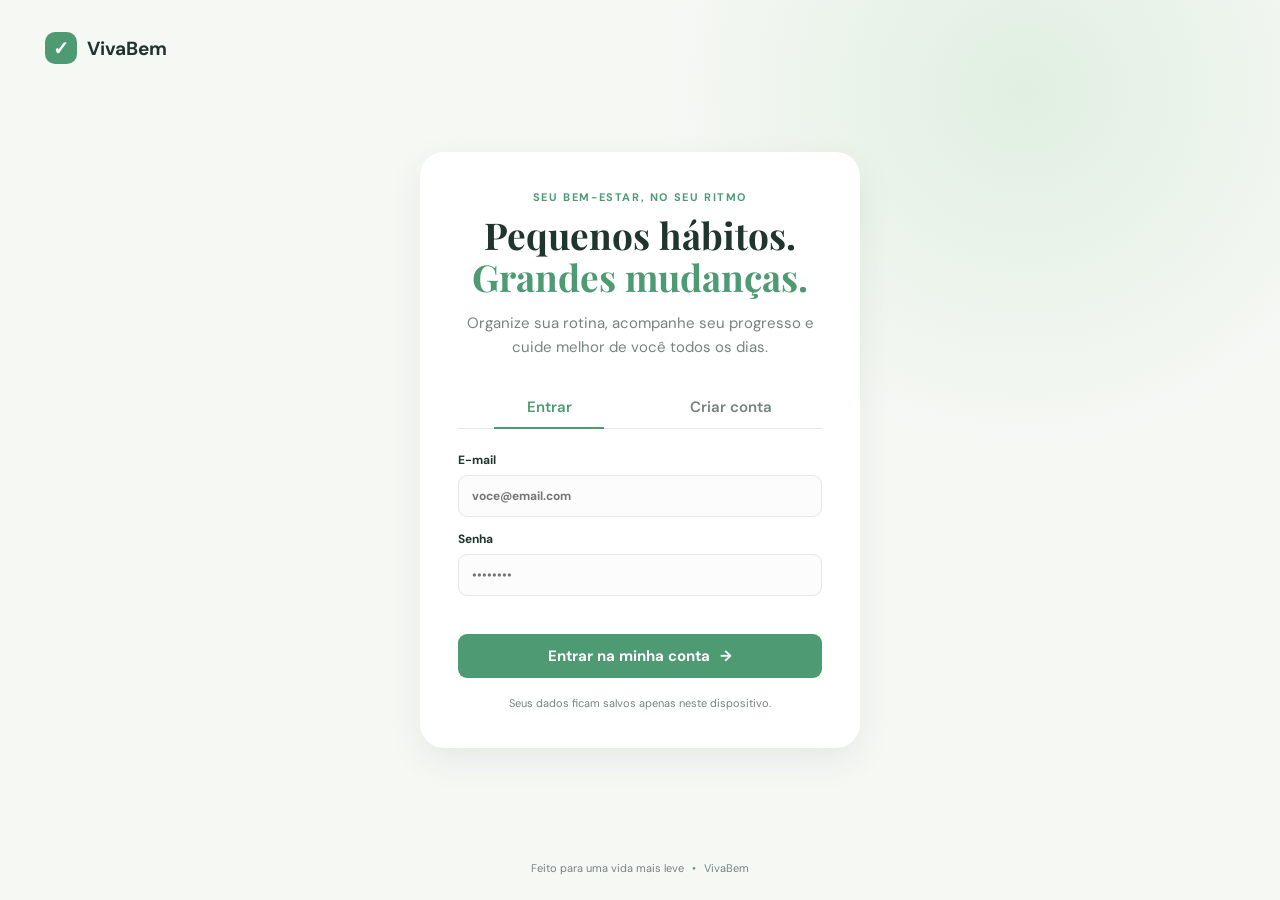
<file: index.html>
<!doctype html>
<html lang="pt-BR">
<head>
  <meta charset="UTF-8">
  <meta name="viewport" content="width=device-width, initial-scale=1.0">
  <meta name="theme-color" content="#f5f7f3">
  <title>VivaBem | Hábitos saudáveis</title>
  <link rel="preconnect" href="https://fonts.googleapis.com">
  <link rel="preconnect" href="https://fonts.gstatic.com" crossorigin>
  <link href="https://fonts.googleapis.com/css2?family=DM+Sans:wght@400;500;600;700&family=Playfair+Display:wght@600;700&display=swap" rel="stylesheet">
  <link rel="stylesheet" href="styles.css">
</head>
<body>
  <div id="authView" class="auth-shell">
    <div class="auth-brand">
      <div class="brand-mark">✓</div>
      <span>VivaBem</span>
    </div>
    <div class="auth-card">
      <div class="auth-copy">
        <p class="eyebrow">Seu bem-estar, no seu ritmo</p>
        <h1>Pequenos hábitos.<br><em>Grandes mudanças.</em></h1>
        <p class="muted">Organize sua rotina, acompanhe seu progresso e cuide melhor de você todos os dias.</p>
      </div>
      <div class="auth-tabs">
        <button class="auth-tab active" data-auth-tab="login">Entrar</button>
        <button class="auth-tab" data-auth-tab="signup">Criar conta</button>
      </div>
      <form id="authForm">
        <label id="nameField" class="field hidden">Nome
          <input id="nameInput" type="text" placeholder="Como podemos te chamar?">
        </label>
        <label class="field">E-mail
          <input id="emailInput" type="email" placeholder="voce@email.com" required>
        </label>
        <label class="field">Senha
          <input id="passwordInput" type="password" placeholder="••••••••" minlength="4" required>
        </label>
        <p id="authError" class="form-error"></p>
        <button class="primary-btn full" type="submit"><span id="authSubmitText">Entrar na minha conta</span><span>→</span></button>
      </form>
      <p class="auth-note">Seus dados ficam salvos apenas neste dispositivo.</p>
    </div>
    <p class="auth-footer">Feito para uma vida mais leve <span>•</span> VivaBem</p>
  </div>

  <div id="appView" class="app-shell hidden">
    <aside class="sidebar">
      <div class="brand">
        <div class="brand-mark">✓</div><span>VivaBem</span>
      </div>
      <nav>
        <button class="nav-item active" data-view="dashboard"><span>⌂</span> Visão geral</button>
        <button class="nav-item" data-view="habits"><span>☑</span> Meus hábitos</button>
        <button class="nav-item" data-view="progress"><span>◔</span> Meu progresso</button>
        <button class="nav-item" data-view="goals"><span>◎</span> Metas</button>
        <button class="nav-item" data-view="reminders"><span>◷</span> Lembretes</button>
        <button class="nav-item" data-view="challenges"><span>♛</span> Desafios</button>
      </nav>
      <div class="sidebar-bottom">
        <div class="quote">“Cuidar de si é um ato de amor.”</div>
        <button id="logoutBtn" class="logout">↪ <span>Sair da conta</span></button>
      </div>
    </aside>
    <main class="main-content">
      <header class="topbar">
        <button id="mobileMenu" class="mobile-menu">☰</button>
        <div>
          <p class="date-label" id="todayLabel"></p>
          <h2 id="pageTitle">Bom dia, <span class="user-name">você</span> <span class="wave">✦</span></h2>
        </div>
        <div class="top-actions">
          <button id="notificationBtn" class="icon-btn" title="Notificações">♧<span id="notificationDot" class="notification-dot"></span></button>
          <div class="avatar" id="avatar">V</div>
        </div>
      </header>

      <section id="dashboardView" class="view active-view">
        <div class="welcome-banner">
          <div><p class="eyebrow" id="welcomeDate"></p><h1>Um dia de cada vez.</h1><p>Você está construindo uma versão mais saudável de si.</p></div>
          <div class="banner-art"><span>☼</span><i></i><b></b></div>
        </div>
        <div class="section-heading"><div><h3>Seu dia</h3><p id="daySummary">0 de 0 hábitos concluídos</p></div><button class="text-btn" data-view-target="habits">Ver todos <span>→</span></button></div>
        <div id="habitGrid" class="habit-grid"></div>
        <div class="dashboard-columns">
          <div class="panel progress-panel"><div class="panel-heading"><div><h3>Seu progresso</h3><p>Últimos 7 dias</p></div><button class="text-btn" data-view-target="progress">Detalhes →</button></div><div class="chart-wrap"><div id="miniChart" class="bar-chart"></div><div class="chart-days" id="chartDays"></div></div></div>
          <div class="panel streak-panel"><div class="panel-heading"><div><h3>Constância</h3><p>Sua sequência atual</p></div><span class="flame">♨</span></div><div class="streak-number"><strong id="streakNumber">0</strong><span>dias</span></div><div class="streak-line"><span></span></div><p class="streak-message" id="streakMessage">Complete um hábito para começar!</p></div>
        </div>
      </section>

      <section id="habitsView" class="view">
        <div class="page-intro"><div><p class="eyebrow">Rotina saudável</p><h1>Meus hábitos</h1><p>Escolha ações que fazem bem para você.</p></div><button id="addHabitBtn" class="primary-btn">+ Novo hábito</button></div>
        <div id="allHabitsList" class="all-habits-list"></div>
      </section>
      <section id="progressView" class="view">
        <div class="page-intro"><div><p class="eyebrow">Acompanhe sua evolução</p><h1>Meu progresso</h1><p>Veja como sua constância está crescendo.</p></div><select id="progressRange" class="select-input"><option value="7">Últimos 7 dias</option><option value="14">Últimos 14 dias</option><option value="30">Últimos 30 dias</option></select></div>
        <div class="stats-grid"><div class="stat-card"><span>Taxa de conclusão</span><strong id="completionRate">0%</strong><small>neste período</small></div><div class="stat-card"><span>Total concluído</span><strong id="totalCompleted">0</strong><small>tarefas realizadas</small></div><div class="stat-card"><span>Melhor sequência</span><strong id="bestStreak">0 dias</strong><small>continue assim!</small></div></div>
        <div class="panel large-chart-panel"><div class="panel-heading"><div><h3>Atividade diária</h3><p>Hábitos concluídos por dia</p></div></div><div id="largeChart" class="large-chart"></div></div>
      </section>
      <section id="goalsView" class="view">
        <div class="page-intro"><div><p class="eyebrow">Intenção e foco</p><h1>Metas por hábito</h1><p>Defina objetivos realistas para manter a motivação.</p></div></div>
        <div id="goalsList" class="goals-list"></div>
      </section>
      <section id="remindersView" class="view">
        <div class="page-intro"><div><p class="eyebrow">Não deixe passar</p><h1>Lembretes</h1><p>Escolha quando quer ser lembrado de cuidar de si.</p></div><button id="permissionBtn" class="secondary-btn">Ativar notificações</button></div>
        <div id="remindersList" class="reminders-list"></div>
        <div class="tip-box"><span>✦</span><div><strong>Dica do VivaBem</strong><p>Comece com poucos hábitos. A consistência é mais importante do que a quantidade.</p></div></div>
      </section>
      <section id="challengesView" class="view">
        <div class="page-intro"><div><p class="eyebrow">Motivação em grupo</p><h1>Desafios entre amigos</h1><p>Crie uma meta coletiva, convide amigos e acompanhe o ranking.</p></div><button id="addChallengeBtn" class="primary-btn">+ Novo desafio</button></div>
        <div id="challengesList" class="challenges-list"></div>
      </section>
    </main>
  </div>
  <div id="toast" class="toast"></div>
  <div id="modal" class="modal-backdrop hidden"><div class="modal"><button class="modal-close" id="modalClose">×</button><p class="eyebrow">Personalize sua rotina</p><h2>Novo hábito</h2><form id="habitForm"><label class="field">Nome do hábito<input id="habitName" required placeholder="Ex.: Ler por 20 minutos"></label><label class="field">Ícone<select id="habitIcon"><option>◉</option><option>💧</option><option>☀</option><option>♡</option><option>♨</option><option>✦</option><option>◌</option></select></label><label class="field">Meta semanal<input id="habitGoal" type="number" min="1" max="7" value="5" required></label><label class="field">Horário do lembrete<input id="habitTime" type="time" value="08:00"></label><button class="primary-btn full" type="submit">Adicionar hábito</button></form></div></div>
  <div id="challengeModal" class="modal-backdrop hidden"><div class="modal"><button class="modal-close" id="challengeModalClose">×</button><p class="eyebrow">Desafio entre amigos</p><h2>Criar desafio</h2><form id="challengeForm"><label class="field">Nome do desafio<input id="challengeName" required placeholder="Ex.: Semana da hidratação"></label><label class="field">Hábito do desafio<input id="challengeHabit" required placeholder="Ex.: Beber água"></label><div class="field"><span>Convidar participantes</span><div id="challengeFriendsList" class="challenge-friends-list"><div class="challenge-friend-input"><input class="challenge-friend" required placeholder="Nome do amigo"><button class="small-btn" type="button" data-remove-friend aria-label="Remover participante">×</button></div></div><button id="addFriendBtn" class="text-btn add-friend-btn" type="button">+ Adicionar outro participante</button></div><label class="field">Meta de dias<input id="challengeGoal" type="number" min="1" max="30" value="7" required></label><button class="primary-btn full" type="submit">Criar e convidar</button></form></div></div>
  <script src="app.js"></script>
</body>
</html>
</file>
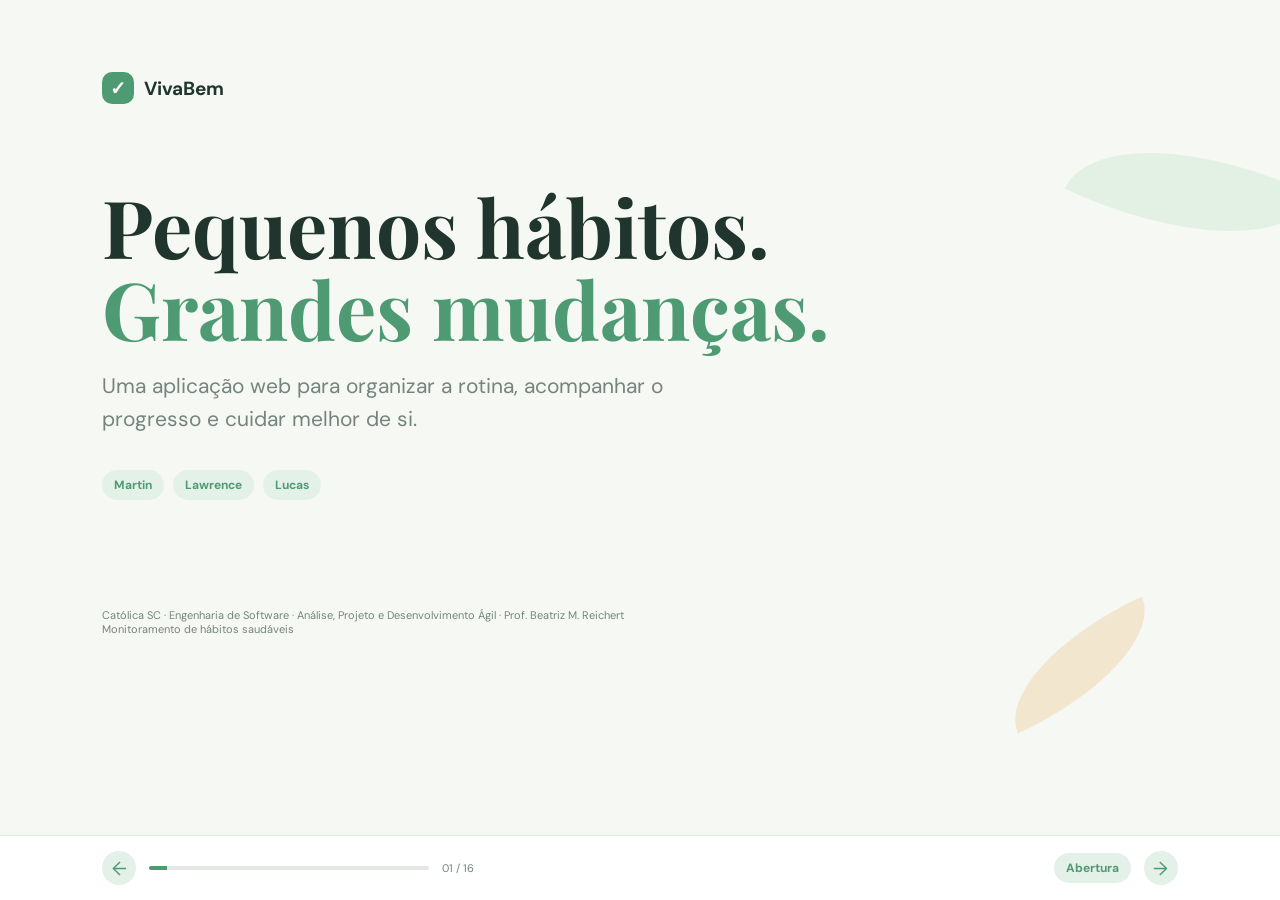
<file: Apresentacao/index.html>
<!doctype html>
<html lang="pt-BR">
<head>
  <meta charset="UTF-8">
  <meta name="viewport" content="width=device-width, initial-scale=1.0">
  <meta name="theme-color" content="#f6f8f4">
  <title>VivaBem | Apresentação final</title>
  <link rel="preconnect" href="https://fonts.googleapis.com">
  <link rel="preconnect" href="https://fonts.gstatic.com" crossorigin>
  <link href="https://fonts.googleapis.com/css2?family=DM+Sans:wght@400;500;600;700&family=Playfair+Display:wght@600;700&display=swap" rel="stylesheet">
  <link rel="stylesheet" href="styles.css">
</head>
<body>
  <main class="deck" aria-live="polite">
    <section class="slide active" data-speaker="Martin" data-title="Abertura">
      <div class="leaf leaf-one"></div><div class="leaf leaf-two"></div>
      <div class="slide-inner hero">
        <div class="brand"><span class="brand-mark">✓</span> VivaBem</div>
        <h1>Pequenos hábitos.<br><em>Grandes mudanças.</em></h1>
        <p class="lead">Uma aplicação web para organizar a rotina, acompanhar o progresso e cuidar melhor de si.</p>
        <div class="presenters"><span>Martin</span><span>Lawrence</span><span>Lucas</span></div>
        <p class="hint">Católica SC · Engenharia de Software · Análise, Projeto e Desenvolvimento Ágil · Prof. Beatriz M. Reichert<br> Monitoramento de hábitos saudáveis</p>
      </div>
    </section>

    <section class="slide" data-speaker="Martin" data-title="Proposta">
      <div class="slide-inner">
        <p class="eyebrow">02 · proposta</p>
        <h2>Uma rotina mais leve</h2>
        <p class="subtitle">O usuário encontra em um só lugar as ações que quer praticar e o retorno que está construindo.</p>
        <div class="feature-grid">
          <article><span class="feature-icon">☑</span><strong>Hábitos personalizados</strong><p>Cadastre nome, ícone, meta semanal e horário.</p></article>
          <article><span class="feature-icon">◔</span><strong>Progresso visível</strong><p>Gráficos, taxa de conclusão e sequência de dias.</p></article>
          <article><span class="feature-icon">◷</span><strong>Lembretes</strong><p>Configure horários e ative notificações do navegador.</p></article>
          <article><span class="feature-icon">◎</span><strong>Metas realistas</strong><p>Acompanhe quanto falta para alcançar cada objetivo.</p></article>
        </div>
        <p class="speaker-note"><strong>Martin:</strong> destacar que o foco é consistência, não quantidade.</p>
      </div>
    </section>

    <section class="slide" data-speaker="Martin" data-title="Conceitos aplicados">
      <div class="slide-inner">
        <p class="eyebrow">03 · conceitos aprendidos</p>
        <h2>Da teoria para o protótipo</h2>
        <p class="subtitle">Selecionamos conceitos estudados em aula e aplicamos cada um deles em uma decisão concreta do VivaBem.</p>
        <div class="concept-grid">
          <article><span>01</span><strong>Design Thinking</strong><p>Partimos da necessidade de uma rotina mais simples e visual para definir a solução.</p></article>
          <article><span>02</span><strong>Métodos ágeis e usabilidade</strong><p>Organizamos o fluxo em telas objetivas, com navegação clara e feedback ao usuário.</p></article>
          <article><span>03</span><strong>Metodologia Kanban</strong><p>Usamos um quadro com backlog, sprints, responsáveis e status das atividades.</p></article>
          <article><span>04</span><strong>Métricas ágeis</strong><p>Acompanhamos progresso, atividades concluídas e evolução do trabalho.</p></article>
        </div>
        <p class="speaker-note"><strong>Martin:</strong> mostrar que os conceitos não ficaram apenas na teoria: eles orientaram decisões do projeto.</p>
      </div>
    </section>

    <section class="slide" data-speaker="Lawrence" data-title="Login">
      <div class="slide-inner">
        <p class="eyebrow">04 · protótipo</p>
        <h2>Cadastro e login</h2>
        <div class="single-screen"><img src="sistema-1.png" alt="Tela de cadastro e login do VivaBem"></div>
        <p class="screen-explanation"><strong>O que esta página faz:</strong> é a porta de entrada do sistema. O usuário pode informar e-mail e senha para entrar ou escolher “Criar conta” para começar uma nova rotina. Depois do acesso, seus hábitos e seu progresso ficam associados ao perfil.</p>
      </div>
    </section>

    <section class="slide" data-speaker="Lawrence" data-title="Visão geral">
      <div class="slide-inner">
        <p class="eyebrow">05 · protótipo</p>
        <h2>Visão geral do dia</h2>
        <div class="single-screen"><img src="sistema-2.png" alt="Tela de visão geral do dia do VivaBem"></div>
        <p class="screen-explanation"><strong>O que esta página faz:</strong> reúne o resumo da rotina em um único painel. O usuário vê os hábitos cadastrados, marca uma tarefa como concluída, acompanha a constância e acessa rapidamente as outras áreas do sistema.</p>
      </div>
    </section>

    <section class="slide" data-speaker="Lawrence" data-title="Meus hábitos">
      <div class="slide-inner">
        <p class="eyebrow">06 · protótipo</p>
        <h2>Meus hábitos</h2>
        <div class="single-screen"><img src="sistema-3.png" alt="Tela de meus hábitos do VivaBem"></div>
        <p class="screen-explanation"><strong>O que esta página faz:</strong> permite criar e organizar hábitos como beber água, caminhar e dormir bem. Também mostra a meta semanal e o horário do lembrete, além das ações para concluir ou excluir cada hábito.</p>
      </div>
    </section>

    <section class="slide" data-speaker="Lawrence" data-title="Meu progresso">
      <div class="slide-inner">
        <p class="eyebrow">07 · protótipo</p>
        <h2>Meu progresso</h2>
        <div class="single-screen"><img src="sistema-4.png" alt="Tela de progresso do VivaBem"></div>
        <p class="screen-explanation"><strong>O que esta página faz:</strong> transforma os registros diários em indicadores visuais. A tela apresenta a taxa de conclusão, o total de tarefas realizadas, a melhor sequência e o gráfico da atividade por dia.</p>
      </div>
    </section>

    <section class="slide" data-speaker="Lawrence" data-title="Metas">
      <div class="slide-inner">
        <p class="eyebrow">08 · protótipo</p>
        <h2>Metas por hábito</h2>
        <div class="single-screen"><img src="sistema-5.png" alt="Tela de metas por hábito do VivaBem"></div>
        <p class="screen-explanation"><strong>O que esta página faz:</strong> mostra o objetivo semanal de cada hábito e quanto já foi realizado. As barras de progresso ajudam o usuário a entender o que falta para alcançar cada meta.</p>
      </div>
    </section>

    <section class="slide" data-speaker="Lawrence" data-title="Lembretes">
      <div class="slide-inner">
        <p class="eyebrow">09 · protótipo</p>
        <h2>Lembretes</h2>
        <div class="single-screen"><img src="sistema-6.png" alt="Tela de lembretes do VivaBem"></div>
        <p class="screen-explanation"><strong>O que esta página faz:</strong> permite definir horários para receber lembretes de cada hábito e ativar as notificações do navegador. Assim, o sistema ajuda o usuário a manter a rotina ao longo do dia.</p>
      </div>
    </section>

    <section class="slide" data-speaker="Lawrence" data-title="Desafios entre amigos">
      <div class="slide-inner">
        <p class="eyebrow">10 · novo requisito</p>
        <h2>Desafios entre amigos</h2>
        <p class="subtitle">O VivaBem também transforma os hábitos em uma experiência colaborativa e motivadora.</p>
        <div class="feature-grid">
          <article><span class="feature-icon">＋</span><strong>Criar desafios</strong><p>Defina o nome, o hábito e a meta de dias do desafio.</p></article>
          <article><span class="feature-icon">♧</span><strong>Convidar amigos</strong><p>Inclua vários participantes para acompanhar a mesma meta.</p></article>
          <article><span class="feature-icon">✓</span><strong>Registrar hábitos</strong><p>Marque diariamente o progresso realizado no desafio.</p></article>
          <article><span class="feature-icon">♛</span><strong>Ranking e progresso</strong><p>Compare a evolução dos participantes em um ranking.</p></article>
        </div>
        <p class="speaker-note"><strong>Fala sugerida:</strong> “Para atender ao novo requisito, adicionamos desafios entre amigos. O usuário cria uma meta, convida participantes, registra os dias concluídos e acompanha o ranking.”</p>
      </div>
    </section>

    <section class="slide" data-speaker="Lawrence" data-title="Criar um desafio">
      <div class="slide-inner">
        <p class="eyebrow">11 · novo requisito</p>
        <h2>Criar um desafio</h2>
        <div class="single-screen"><img src="sistema-8.png" alt="Tela de criação de desafio entre amigos do VivaBem"></div>
        <p class="screen-explanation"><strong>O que esta página faz:</strong> permite definir o nome do desafio, escolher o hábito acompanhado, adicionar vários amigos e estabelecer a meta de dias. Ao confirmar, o desafio é criado e todos os participantes recebem o convite.</p>
        <p class="speaker-note"><strong>Fala sugerida:</strong> “Nesta tela o usuário configura o desafio e pode adicionar vários amigos. Assim, o novo requisito começa com uma meta clara e todos os participantes são definidos.”</p>
      </div>
    </section>

    <section class="slide" data-speaker="Lawrence" data-title="Ranking dos desafios">
      <div class="slide-inner">
        <p class="eyebrow">12 · novo requisito</p>
        <h2>Ranking dos desafios</h2>
        <div class="single-screen"><img src="sistema-7.png" alt="Tela de ranking dos desafios entre amigos do VivaBem"></div>
        <p class="screen-explanation"><strong>O que esta página faz:</strong> apresenta a classificação dos participantes com base nos dias de hábitos registrados. O usuário acompanha sua posição, visualiza o progresso de cada amigo e entende quem está mais próximo de alcançar a meta do desafio.</p>
        <p class="speaker-note"><strong>Fala sugerida:</strong> “Nesta tela mostramos o resultado do novo requisito: o ranking compara o progresso dos participantes e transforma o acompanhamento dos hábitos em uma experiência colaborativa.”</p>
      </div>
    </section>

    <section class="slide" data-speaker="Lucas" data-title="Cronograma">
      <div class="slide-inner">
        <p class="eyebrow">13 · planejamento</p>
        <h2>Nosso cronograma em sprints</h2>
        <p class="subtitle">O quadro Kanban organizou as entregas por prioridade, responsável e período.</p>
        <figure class="evidence-figure"><img class="evidence-image schedule-image" src="cronograma.jpeg" alt="Print do cronograma Kanban do projeto VivaBem"><figcaption><strong>Resumo:</strong> começamos refinando requisitos, depois passamos pela descoberta, construção e validação, até documentar e preparar a apresentação.</figcaption></figure>
        <p class="speaker-note"><strong>Lucas — fala sugerida:</strong> “Nosso cronograma foi organizado em um quadro Kanban. Primeiro, refinamos os requisitos e os casos de uso no backlog. Na Sprint 1, fizemos a descoberta, estruturando a autenticação e os dados dos hábitos. Na Sprint 2, construímos o cadastro de hábitos e o dashboard. Na Sprint 3, validamos o progresso, as metas, os lembretes e os fluxos do sistema. Por fim, documentamos o projeto e preparamos a apresentação.”</p>
      </div>
    </section>

    <section class="slide" data-speaker="Lucas" data-title="Diagrama de casos de uso">
      <div class="slide-inner">
        <p class="eyebrow">14 · UML 1</p>
        <h2>Diagrama de casos de uso</h2>
        <p class="subtitle">Mapeamos as ações do usuário e a integração com o serviço de notificações.</p>
        <figure class="evidence-figure"><img class="evidence-image use-case-image" src="diagrama-casos-de-uso.jpeg" alt="Print do diagrama UML de casos de uso do VivaBem"><figcaption><strong>Resumo:</strong> mostra as ações do usuário, como login, cadastro, conclusão, metas e lembretes, incluindo a integração com notificações.</figcaption></figure>
      </div>
    </section>

    <section class="slide" data-speaker="Lucas" data-title="Diagrama de sequência">
      <div class="slide-inner">
        <p class="eyebrow">15 · UML 2</p>
        <h2>Diagrama de sequência</h2>
        <p class="subtitle">Fluxo de marcar um hábito como concluído, do clique até a atualização do progresso.</p>
        <figure class="evidence-figure"><svg viewBox="0 0 1000 420" xmlns="http://www.w3.org/2000/svg" role="img" aria-label="Diagrama de sequência: marcar hábito como concluído" style="width:100%;height:auto;max-height:52vh;font-family:DM Sans,sans-serif"><defs><marker id="ar" markerWidth="10" markerHeight="8" refX="9" refY="4" orient="auto"><path d="M0,0 L10,4 L0,8 z" fill="#1f3a2f"/></marker></defs><rect x="20" y="10" width="160" height="40" rx="8" fill="#e4f1e8" stroke="#4e9a73"/><text x="100" y="35" text-anchor="middle" font-size="15" font-weight="600" fill="#1f3a2f">Usuário</text><line x1="100" y1="50" x2="100" y2="400" stroke="#9db8a8" stroke-dasharray="5 5"/><rect x="220" y="10" width="160" height="40" rx="8" fill="#e4f1e8" stroke="#4e9a73"/><text x="300" y="35" text-anchor="middle" font-size="15" font-weight="600" fill="#1f3a2f">Interface</text><line x1="300" y1="50" x2="300" y2="400" stroke="#9db8a8" stroke-dasharray="5 5"/><rect x="420" y="10" width="160" height="40" rx="8" fill="#e4f1e8" stroke="#4e9a73"/><text x="500" y="35" text-anchor="middle" font-size="15" font-weight="600" fill="#1f3a2f">ConclusaoDiaria</text><line x1="500" y1="50" x2="500" y2="400" stroke="#9db8a8" stroke-dasharray="5 5"/><rect x="620" y="10" width="160" height="40" rx="8" fill="#e4f1e8" stroke="#4e9a73"/><text x="700" y="35" text-anchor="middle" font-size="15" font-weight="600" fill="#1f3a2f">PersistenciaLocal</text><line x1="700" y1="50" x2="700" y2="400" stroke="#9db8a8" stroke-dasharray="5 5"/><rect x="820" y="10" width="160" height="40" rx="8" fill="#e4f1e8" stroke="#4e9a73"/><text x="900" y="35" text-anchor="middle" font-size="15" font-weight="600" fill="#1f3a2f">Progresso</text><line x1="900" y1="50" x2="900" y2="400" stroke="#9db8a8" stroke-dasharray="5 5"/><line x1="106" y1="90" x2="294" y2="90" stroke="#1f3a2f" stroke-width="1.6"  marker-end="url(#ar)"/><text x="200.0" y="82" text-anchor="middle" font-size="13" fill="#1f3a2f">1. clica em "Concluir"</text><line x1="306" y1="130" x2="494" y2="130" stroke="#1f3a2f" stroke-width="1.6"  marker-end="url(#ar)"/><text x="400.0" y="122" text-anchor="middle" font-size="13" fill="#1f3a2f">2. marcarComoConcluida()</text><line x1="506" y1="170" x2="694" y2="170" stroke="#1f3a2f" stroke-width="1.6"  marker-end="url(#ar)"/><text x="600.0" y="162" text-anchor="middle" font-size="13" fill="#1f3a2f">3. salvar()</text><line x1="694" y1="210" x2="506" y2="210" stroke="#1f3a2f" stroke-width="1.6" stroke-dasharray="6 4" marker-end="url(#ar)"/><text x="600.0" y="202" text-anchor="middle" font-size="13" fill="#1f3a2f">4. dados gravados</text><line x1="306" y1="260" x2="894" y2="260" stroke="#1f3a2f" stroke-width="1.6"  marker-end="url(#ar)"/><text x="600.0" y="252" text-anchor="middle" font-size="13" fill="#1f3a2f">5. calcularTaxa() / calcularSequencia()</text><line x1="894" y1="300" x2="306" y2="300" stroke="#1f3a2f" stroke-width="1.6" stroke-dasharray="6 4" marker-end="url(#ar)"/><text x="600.0" y="292" text-anchor="middle" font-size="13" fill="#1f3a2f">6. totais atualizados</text><line x1="294" y1="350" x2="106" y2="350" stroke="#1f3a2f" stroke-width="1.6" stroke-dasharray="6 4" marker-end="url(#ar)"/><text x="200.0" y="342" text-anchor="middle" font-size="13" fill="#1f3a2f">7. atualiza hábito, meta e gráfico</text></svg><figcaption><strong>Resumo:</strong> mostra a troca de mensagens entre usuário, interface, conclusão diária, persistência local (navegador) e progresso.</figcaption></figure>
      </div>
    </section>

    <section class="slide" data-speaker="Lucas" data-title="Encerramento">
      <div class="slide-inner closing">
        <p class="eyebrow">16 · conclusão</p>
        <h2>O próximo hábito começa agora.</h2>
        <p class="lead">O VivaBem transforma intenção em acompanhamento: planejar, praticar e perceber a evolução.</p>
        <div class="takeaways"><span><b>✓</b> simples de usar</span><span><b>✓</b> foco na constância</span><span><b>✓</b> evolução visível</span></div>
        <div class="thanks">Obrigado!<small>Perguntas?</small></div>
        <p class="speaker-note"><strong>Lucas:</strong> concluir em 30 segundos e abrir para perguntas.</p>
              </div>
    </section>
  </main>
  <footer class="controls">
    <button id="prev" type="button" aria-label="Slide anterior">←</button>
    <div class="progress"><span id="progressBar"></span></div>
    <span id="counter">01 / 16</span><span class="speaker" id="speaker"></span>
    <button id="next" type="button" aria-label="Próximo slide">→</button>
  </footer>
  <script src="app.js"></script>
</body>
</html>
</file>
<file: styles.css>
:root{--ink:#20352d;--muted:#75847e;--cream:#f6f8f4;--white:#fff;--green:#4e9b73;--light-green:#e4f1e8;--orange:#e99a5c;--line:#e4e9e5;--shadow:0 12px 35px rgba(38,70,53,.08)}*{box-sizing:border-box}body{margin:0;background:var(--cream);color:var(--ink);font:15px "DM Sans",sans-serif}button,input,select{font:inherit}button{cursor:pointer;border:0;color:inherit}h1,h2,h3,p{margin:0}h1,h2{font-family:"Playfair Display",serif}.hidden{display:none!important}.auth-shell{min-height:100vh;display:grid;place-items:center;padding:30px;background:radial-gradient(circle at 80% 10%,#e0efe2 0,transparent 28%),var(--cream)}.auth-brand{position:absolute;top:32px;left:45px;display:flex;align-items:center;gap:10px;font-size:19px;font-weight:700}.brand-mark{background:var(--green);color:white;width:32px;height:32px;border-radius:10px;display:grid;place-items:center;font-weight:700}.auth-card{width:min(440px,100%);background:var(--white);border-radius:24px;padding:38px;box-shadow:var(--shadow)}.auth-copy{text-align:center;margin-bottom:27px}.eyebrow{color:var(--green);text-transform:uppercase;letter-spacing:1.6px;font-size:11px;font-weight:700;margin-bottom:10px}.auth-copy h1{font-size:37px;line-height:1.12;margin-bottom:14px}.auth-copy em{color:var(--green);font-style:normal}.muted{color:var(--muted);line-height:1.6}.auth-tabs{display:flex;border-bottom:1px solid var(--line);margin-bottom:23px}.auth-tab{background:none;color:var(--muted);padding:11px 20px;flex:1;font-weight:600;position:relative}.auth-tab.active{color:var(--green)}.auth-tab.active:after{content:"";height:2px;background:var(--green);position:absolute;bottom:-1px;left:20%;right:20%}.field{display:flex;flex-direction:column;gap:7px;font-size:12px;font-weight:700;color:var(--ink);margin:14px 0}.field input,.field select,.select-input{border:1px solid var(--line);border-radius:9px;padding:12px 13px;outline:none;color:var(--ink);background:#fbfcfb}.field input:focus,.field select:focus{border-color:var(--green);box-shadow:0 0 0 3px #e4f1e8}.primary-btn,.secondary-btn{background:var(--green);color:#fff;border-radius:9px;padding:12px 18px;font-weight:700;display:inline-flex;gap:10px;align-items:center;justify-content:center}.primary-btn:hover{background:#408762}.secondary-btn{background:var(--light-green);color:var(--green)}.full{width:100%;margin-top:7px}.form-error{font-size:12px;color:#c45c4d;min-height:17px}.auth-note,.auth-footer{color:var(--muted);font-size:11px;text-align:center;margin-top:18px}.auth-footer{position:absolute;bottom:25px}.auth-footer span{color:var(--green);padding:0 5px}.app-shell{display:flex;min-height:100vh}.sidebar{width:245px;background:#fff;display:flex;flex-direction:column;padding:31px 20px;border-right:1px solid var(--line);flex-shrink:0}.brand{display:flex;align-items:center;gap:10px;font-size:19px;font-weight:700;padding:0 15px 55px}.sidebar nav{display:grid;gap:7px}.nav-item{background:none;color:var(--muted);text-align:left;padding:13px 15px;border-radius:9px;display:flex;gap:13px;align-items:center;font-size:14px}.nav-item span{font-size:18px;width:20px;text-align:center}.nav-item.active,.nav-item:hover{background:var(--light-green);color:var(--green);font-weight:700}.sidebar-bottom{margin-top:auto}.quote{background:#f9f5ed;color:#9b846c;padding:16px;border-radius:12px;font-family:"Playfair Display",serif;line-height:1.4;font-size:13px;margin:0 5px 25px}.logout{color:var(--muted);background:none;padding:10px 15px;display:flex;gap:13px;font-size:13px}.main-content{max-width:1220px;width:100%;padding:35px 5%;margin:0 auto}.topbar{display:flex;justify-content:space-between;align-items:center;margin-bottom:35px}.date-label{color:var(--muted);font-size:11px;text-transform:uppercase;letter-spacing:1px;margin-bottom:7px}.topbar h2{font-size:26px}.user-name{color:var(--green)}.wave{color:var(--orange);font-family:"DM Sans"}.top-actions{display:flex;align-items:center;gap:15px}.icon-btn{background:#fff;width:38px;height:38px;border-radius:50%;font-size:19px;position:relative}.notification-dot{position:absolute;background:var(--orange);width:6px;height:6px;border-radius:50%;right:8px;top:7px}.avatar{background:#d6e8d9;color:var(--green);display:grid;place-items:center;width:39px;height:39px;border-radius:50%;font-weight:700}.view{display:none}.view.active-view{display:block}.welcome-banner{background:#dceee0;border-radius:19px;padding:27px 32px;display:flex;justify-content:space-between;align-items:center;overflow:hidden;margin-bottom:34px}.welcome-banner h1{font-size:29px;margin-bottom:6px}.welcome-banner p:not(.eyebrow){color:#65806e}.banner-art{width:145px;height:110px;position:relative}.banner-art span{font-size:75px;color:#eebd6f;position:absolute;right:25px;top:3px}.banner-art i,.banner-art b{position:absolute;background:#89b996;border-radius:100% 0 100% 0;width:58px;height:25px;bottom:16px;left:15px;transform:rotate(-25deg)}.banner-art b{left:73px;transform:rotate(25deg);background:#6ea97e}.section-heading,.panel-heading{display:flex;justify-content:space-between;align-items:start}.section-heading{margin-bottom:17px}.section-heading h3,.panel-heading h3{font-size:17px}.section-heading p,.panel-heading p{color:var(--muted);font-size:12px;margin-top:5px}.text-btn{background:none;color:var(--green);font-size:12px;font-weight:700}.habit-grid{display:grid;grid-template-columns:repeat(4,1fr);gap:13px;margin-bottom:35px}.habit-card{background:#fff;border-radius:13px;padding:18px 17px;min-height:153px;box-shadow:0 4px 15px rgba(38,70,53,.025);border:1px solid transparent;display:flex;flex-direction:column;justify-content:space-between}.habit-card.done{border-color:#b9ddc3;background:#fbfffb}.habit-icon{font-size:25px;color:var(--green);width:42px;height:42px;border-radius:12px;background:var(--light-green);display:grid;place-items:center}.habit-name{font-weight:700;font-size:14px}.habit-meta{display:flex;justify-content:space-between;align-items:center;color:var(--muted);font-size:11px}.check-btn{width:27px;height:27px;border:1px solid #d5ded8;border-radius:50%;background:#fff;color:transparent;font-size:15px}.done .check-btn{background:var(--green);border-color:var(--green);color:#fff}.dashboard-columns{display:grid;grid-template-columns:1.55fr 1fr;gap:16px}.panel{background:#fff;border-radius:15px;padding:22px;box-shadow:0 4px 15px rgba(38,70,53,.025)}.chart-wrap{padding-top:22px}.bar-chart{height:115px;display:flex;align-items:end;gap:13px;border-bottom:1px solid var(--line);padding:0 5px}.bar{background:#c9e2cd;border-radius:5px 5px 0 0;flex:1;min-height:7px;position:relative}.bar.today{background:var(--green)}.bar span{position:absolute;top:-19px;left:50%;transform:translateX(-50%);font-size:10px;color:var(--muted)}.chart-days{display:flex;justify-content:space-around;color:var(--muted);font-size:10px;padding-top:8px}.flame{color:var(--orange);font-size:25px}.streak-number{display:flex;align-items:baseline;gap:9px;margin:27px 0 13px}.streak-number strong{font:700 45px "Playfair Display";color:var(--green)}.streak-number span{color:var(--muted)}.streak-line{height:6px;background:#edf2ed;border-radius:5px}.streak-line span{display:block;width:40%;height:100%;background:var(--orange);border-radius:5px}.streak-message{color:var(--muted);font-size:12px;margin-top:13px}.page-intro{display:flex;justify-content:space-between;align-items:end;margin-bottom:28px}.page-intro h1{font-size:36px;margin-bottom:6px}.page-intro p:not(.eyebrow){color:var(--muted)}.all-habits-list,.goals-list,.reminders-list{display:grid;gap:12px}.habit-row,.goal-row,.reminder-row{background:#fff;border-radius:14px;padding:18px 21px;display:flex;align-items:center;gap:17px}.habit-row .habit-icon{flex-shrink:0}.row-info{flex:1}.row-info strong{display:block;font-size:15px}.row-info span{color:var(--muted);font-size:12px;display:block;margin-top:4px}.row-actions{display:flex;gap:9px;align-items:center}.small-btn{background:var(--light-green);color:var(--green);border-radius:7px;padding:8px 11px;font-size:12px;font-weight:700}.danger-btn{background:none;color:#c98277;padding:8px;font-size:12px}.stats-grid{display:grid;grid-template-columns:repeat(3,1fr);gap:14px;margin-bottom:18px}.stat-card{background:#fff;border-radius:14px;padding:21px}.stat-card span,.stat-card small{display:block;color:var(--muted);font-size:12px}.stat-card strong{display:block;font:700 33px "Playfair Display";color:var(--green);margin:10px 0 4px}.large-chart-panel{min-height:300px}.large-chart{height:220px;display:flex;align-items:end;gap:7px;margin-top:33px;border-bottom:1px solid var(--line);padding:0 5px}.large-chart .bar{max-width:50px}.goal-row{display:block}.goal-top{display:flex;justify-content:space-between;margin-bottom:12px}.goal-top strong{font-size:14px}.goal-top span{color:var(--green);font-weight:700;font-size:12px}.goal-track{height:8px;background:#edf2ed;border-radius:8px;overflow:hidden}.goal-track span{height:100%;display:block;background:var(--green);border-radius:8px}.goal-row small{color:var(--muted);display:block;margin-top:9px;font-size:11px}.reminder-row{padding:16px 21px}.reminder-time{font:700 19px "Playfair Display";width:65px}.toggle{width:39px;height:22px;border-radius:15px;background:#cbd6ce;padding:3px}.toggle.on{background:var(--green)}.toggle:after{content:"";background:white;width:16px;height:16px;border-radius:50%;display:block;transition:.2s}.toggle.on:after{transform:translateX(17px)}.tip-box{background:#f9f5ed;border-radius:14px;margin-top:25px;padding:18px;display:flex;gap:14px;color:#927a60;font-size:13px;line-height:1.5}.tip-box span{font-size:20px}.modal-backdrop{position:fixed;inset:0;background:#20352d66;display:grid;place-items:center;z-index:5;padding:20px}.modal{background:#fff;padding:30px;border-radius:18px;width:min(410px,100%);position:relative}.modal h2{font-size:27px;margin-bottom:22px}.modal-close{position:absolute;right:16px;top:12px;background:none;font-size:24px;color:var(--muted)}.toast{position:fixed;bottom:25px;right:25px;background:var(--ink);color:#fff;padding:13px 18px;border-radius:9px;opacity:0;transform:translateY(15px);transition:.25s;z-index:10;font-size:13px}.toast.show{opacity:1;transform:translateY(0)}.mobile-menu{display:none;background:none;font-size:22px}@media(max-width:850px){.sidebar{width:205px}.habit-grid{grid-template-columns:repeat(2,1fr)}.main-content{padding:28px 3%}}@media(max-width:620px){.auth-brand{left:20px}.auth-card{padding:27px 21px}.auth-copy h1{font-size:31px}.sidebar{position:fixed;z-index:4;height:100%;transform:translateX(-100%);transition:.2s}.sidebar.open{transform:none}.mobile-menu{display:block}.topbar{gap:15px}.topbar>div:nth-child(2){flex:1}.topbar h2{font-size:21px}.welcome-banner{padding:22px}.banner-art{width:75px;transform:scale(.7)}.habit-grid,.dashboard-columns,.stats-grid{grid-template-columns:1fr}.page-intro{align-items:start;gap:15px;flex-direction:column}.page-intro h1{font-size:31px}.select-input{width:100%}}
.challenges-list{display:grid;grid-template-columns:repeat(2,minmax(0,1fr));gap:16px}.challenge-card{background:#fff;border-radius:15px;padding:22px;box-shadow:0 4px 15px rgba(38,70,53,.025)}.challenge-heading{display:flex;justify-content:space-between;gap:15px}.challenge-heading h3{font-size:19px;margin-bottom:5px}.challenge-heading span:not(.challenge-badge){color:var(--muted);font-size:12px}.challenge-badge{background:var(--light-green);color:var(--green);border-radius:20px;padding:8px 11px;font-size:12px;font-weight:700;white-space:nowrap;height:max-content}.challenge-progress{height:8px;background:#edf2ed;border-radius:8px;margin:20px 0 10px;overflow:hidden}.challenge-progress span{display:block;height:100%;background:var(--green);border-radius:8px}.challenge-actions{display:flex;justify-content:space-between;align-items:center;color:var(--muted);font-size:12px}.challenge-actions strong{color:var(--ink)}.ranking{border-top:1px solid var(--line);margin-top:19px;padding-top:15px;font-size:12px}.ranking>strong{display:block;margin-bottom:8px}.ranking-row{display:flex;justify-content:space-between;padding:7px 0;color:var(--muted)}.ranking-row b{color:var(--ink)}.empty-state{background:#fff;border:1px dashed #cbd9ce;border-radius:15px;padding:35px;text-align:center;display:grid;gap:8px;color:var(--muted)}.empty-state strong{color:var(--ink)}.challenge-friends-list{display:grid;gap:8px}.challenge-friend-input{display:flex;gap:8px}.challenge-friend-input input{flex:1}.challenge-friend-input .small-btn{padding:8px 12px}.add-friend-btn{align-self:start;padding:4px 0}@media (max-width:760px){.challenges-list{grid-template-columns:1fr}}
</file>
<file: Apresentacao/styles.css>
:root{--ink:#20352d;--muted:#75847e;--cream:#f6f8f4;--white:#fff;--green:#4e9b73;--light:#e4f1e8;--orange:#e99a5c;--line:#e4e9e5;--shadow:0 16px 45px rgba(38,70,53,.1)}*{box-sizing:border-box}body{margin:0;background:var(--cream);color:var(--ink);font:15px "DM Sans",sans-serif}button{font:inherit;cursor:pointer;border:0}h1,h2,h3,p{margin:0}h1,h2{font-family:"Playfair Display",serif}.deck{min-height:calc(100vh - 65px);position:relative;overflow:hidden}.slide{display:none;min-height:calc(100vh - 65px);padding:clamp(35px,6vh,70px) clamp(24px,8vw,130px);position:relative}.slide.active{display:block;animation:show .35s ease}@keyframes show{from{opacity:0;transform:translateX(15px)}to{opacity:1;transform:none}}.slide-inner{max-width:1080px;margin:auto}.brand{display:flex;align-items:center;gap:10px;font-size:19px;font-weight:700;margin-bottom:clamp(45px,9vh,100px)}.brand-mark{background:var(--green);color:white;width:32px;height:32px;border-radius:10px;display:grid;place-items:center}.eyebrow{color:var(--green);text-transform:uppercase;letter-spacing:1.6px;font-size:11px;font-weight:700;margin-bottom:12px}.hero{padding-top:2vh}.hero h1{font-size:clamp(44px,7vw,80px);line-height:1.02;margin-bottom:22px}.hero em{font-style:normal;color:var(--green)}.lead{color:var(--muted);font-size:clamp(17px,2vw,21px);line-height:1.55;max-width:650px}.presenters{display:flex;gap:9px;margin-top:35px}.presenters span,.speaker{padding:7px 12px;border-radius:20px;background:var(--light);color:var(--green);font-size:12px;font-weight:700}.hint{color:var(--muted);font-size:11px;margin-top:clamp(55px,12vh,130px)}.leaf{position:absolute;background:#dceee0;border-radius:100% 0 100% 0;opacity:.7}.leaf-one{width:230px;height:100px;right:-25px;top:17%;transform:rotate(25deg)}.leaf-two{width:170px;height:72px;right:9%;bottom:16%;transform:rotate(-25deg);background:#f1dfbf}h2{font-size:clamp(33px,5vw,57px);line-height:1.1;margin-bottom:16px}.subtitle{color:var(--muted);max-width:650px;line-height:1.6}.two-col{display:grid;grid-template-columns:1.15fr .85fr;gap:18px;margin-top:50px}.statement,.goal-card{padding:30px;border-radius:18px;background:var(--white);box-shadow:var(--shadow)}.statement{background:#dceee0}.big-number{font:700 45px "Playfair Display";color:var(--green);display:block;margin-bottom:25px}.statement h3,.goal-card h3{font-size:24px;line-height:1.2;margin-bottom:12px}.statement p,.goal-card p{color:var(--muted);line-height:1.55}.goal-card .icon{font-size:25px;color:var(--orange);margin-bottom:20px}.goal-card ul{list-style:none;padding:0;margin:20px 0 0;color:var(--green);font-size:13px;line-height:2}.goal-card li:before{content:"✓";margin-right:8px}.feature-grid{display:grid;grid-template-columns:repeat(4,1fr);gap:14px;margin-top:48px}.feature-grid article{background:#fff;border-radius:15px;padding:22px;box-shadow:var(--shadow);min-height:190px}.feature-icon{color:var(--green);background:var(--light);width:40px;height:40px;border-radius:12px;display:grid;place-items:center;font-size:20px;margin-bottom:25px}.feature-grid strong{display:block;margin-bottom:9px}.feature-grid p,.step small{color:var(--muted);font-size:12px;line-height:1.5}.journey{display:flex;align-items:center;justify-content:space-between;margin:65px 0 40px}.step{text-align:center}.step b{width:48px;height:48px;border-radius:50%;display:grid;place-items:center;background:var(--green);color:#fff;font-size:19px;margin:0 auto 13px}.step span{display:block;font-weight:700;margin-bottom:4px}.journey>i{font-style:normal;color:var(--orange);font-size:24px}.demo-callout,.principle{display:flex;gap:15px;align-items:center;background:#f9f5ed;color:#9b846c;padding:18px 22px;border-radius:12px}.demo-callout span,.principle span{font-size:25px}.demo-callout p,.principle p{line-height:1.5;font-size:13px}.speaker-note{margin-top:32px;color:var(--muted);font-size:11px}.speaker-note strong{color:var(--green)}.screen-card{display:flex;background:#fff;border-radius:17px;overflow:hidden;box-shadow:var(--shadow);max-width:860px;margin:35px auto 0}.mock-sidebar{width:190px;background:#fff;padding:22px 14px;border-right:1px solid var(--line);font-size:11px}.mini-brand{font-weight:700;font-size:15px;margin-bottom:28px}.mini-brand span{display:inline-grid;place-items:center;background:var(--green);color:#fff;width:23px;height:23px;border-radius:7px;margin-right:5px}.mock-nav{color:var(--muted);padding:10px;border-radius:7px;margin:4px 0}.mock-nav.active{background:var(--light);color:var(--green);font-weight:700}.mock-content{padding:30px;flex:1;background:#fbfcfb}.mock-date{color:var(--green);font-size:9px;letter-spacing:1px;font-weight:700}.mock-content h3{font:700 30px "Playfair Display";margin:10px 0 24px}.mock-stats{display:flex;gap:12px}.mock-stats div{background:#fff;padding:15px;flex:1;border-radius:10px}.mock-stats strong{display:block;color:var(--green);font:700 26px "Playfair Display"}.mock-stats small{color:var(--muted);font-size:10px}.mock-bars{height:110px;display:flex;align-items:end;gap:12px;margin-top:25px;border-bottom:1px solid var(--line)}.mock-bars i{display:block;background:#c9e2cd;border-radius:5px 5px 0 0;flex:1}.mock-bars i.today{background:var(--green)}.model{display:flex;align-items:center;justify-content:center;margin:50px 0 35px;gap:14px}.model-box{padding:22px 27px;background:#fff;border:1px solid #cfe5d5;border-radius:13px;text-align:center;box-shadow:var(--shadow)}.model-box.user{background:var(--light)}.model-box span,.model-bottom b{display:block;font-weight:700}.model-box small,.model-bottom span{color:var(--muted);font-size:11px}.connector{color:var(--orange);font-size:11px}.model-bottom{display:grid;grid-template-columns:repeat(4,1fr);gap:12px}.model-bottom div{padding:17px;background:#fff;border-radius:11px;text-align:center}.tech-grid{display:grid;grid-template-columns:repeat(3,1fr);gap:13px;margin:37px 0 25px}.tech{background:#fff;border-radius:13px;padding:19px}.tech strong{display:block;color:var(--green);font-size:18px;margin-bottom:7px}.tech span{font-size:12px;color:var(--muted)}.closing{text-align:center;padding-top:7vh}.closing .lead{margin:0 auto}.takeaways{display:flex;justify-content:center;gap:14px;margin:43px 0}.takeaways span{background:#fff;padding:12px 18px;border-radius:22px;font-size:12px}.takeaways b{color:var(--green);margin-right:6px}.thanks{font:700 45px "Playfair Display";color:var(--green)}.thanks small{display:block;color:var(--muted);font:400 14px "DM Sans";margin-top:6px}.closing .speaker-note{margin-top:35px}.controls{height:65px;display:flex;align-items:center;gap:13px;padding:0 clamp(20px,8vw,130px);background:#fff;border-top:1px solid var(--line)}.controls button{width:34px;height:34px;background:var(--light);color:var(--green);border-radius:50%;font-size:19px}.controls button:hover{background:var(--green);color:#fff}.progress{height:4px;flex:1;max-width:280px;background:var(--line);border-radius:4px;overflow:hidden}.progress span{display:block;width:12.5%;height:100%;background:var(--green);transition:width .3s}.controls #counter{font-size:11px;color:var(--muted);white-space:nowrap}.speaker{margin-left:auto;white-space:nowrap}
.concept-grid{display:grid;grid-template-columns:repeat(4,1fr);gap:13px;margin-top:40px}.concept-grid article{background:#fff;border-radius:14px;padding:20px;box-shadow:var(--shadow);min-height:190px}.concept-grid span{display:block;color:var(--orange);font:700 25px "Playfair Display";margin-bottom:22px}.concept-grid strong{display:block;margin-bottom:9px;font-size:14px}.concept-grid p{color:var(--muted);font-size:12px;line-height:1.5}.timeline{display:grid;gap:10px;margin-top:35px}.timeline-row{display:grid;grid-template-columns:155px 1fr 115px;align-items:center;gap:15px;padding:13px 17px;background:#fff;border-left:4px solid var(--green);border-radius:10px;box-shadow:0 4px 14px rgba(38,70,53,.05)}.timeline-row b{color:var(--green);font-size:13px}.timeline-row b em{color:var(--muted);font-style:normal;font-size:10px;font-weight:400}.timeline-row span{font-size:12px;line-height:1.5}.timeline-row small{color:var(--muted);font-size:11px;text-align:right}.planning-foot{display:flex;gap:10px;margin-top:15px}.planning-foot span{padding:8px 13px;background:var(--light);border-radius:20px;color:var(--green);font-size:11px;font-weight:700}.use-case{display:grid;grid-template-columns:145px 1fr 145px;align-items:center;gap:20px;margin-top:45px;padding:27px;background:#fff;border-radius:16px;box-shadow:var(--shadow)}.actor{text-align:center;color:var(--green);font-size:38px}.actor strong{display:block;font-size:13px;margin-top:8px}.actor.notification{color:var(--orange)}.use-cases{display:grid;grid-template-columns:1fr 1fr;gap:9px}.use-cases span{padding:13px 10px;text-align:center;background:var(--light);border:1px solid #cfe5d5;border-radius:9px;font-size:11px;color:var(--green);font-weight:700}.class-map{display:grid;grid-template-columns:repeat(4,1fr);gap:12px;margin-top:35px}.class-box{background:#fff;border-top:3px solid #9bc9a9;border-radius:10px;padding:15px;box-shadow:var(--shadow);text-align:center}.class-box.highlight{background:var(--light);border-color:var(--green)}.class-box b{display:block;font-size:13px;margin-bottom:7px}.class-box small{color:var(--muted);font-size:10px}.class-link{display:none}
.requirements{display:grid;grid-template-columns:repeat(2,1fr);gap:10px;margin-top:34px}.requirements div{display:grid;grid-template-columns:25px 1fr;align-items:start;column-gap:9px;padding:13px 15px;background:#fff;border-radius:10px;box-shadow:0 4px 14px rgba(38,70,53,.05)}.requirements span{grid-row:span 2;color:var(--green);font-size:17px;font-weight:700}.requirements strong{font-size:12px;line-height:1.35}.requirements small{display:block;color:var(--muted);font-size:10px;margin-top:3px}.evidence-image{display:block;width:100%;object-fit:contain;background:#fff;border-radius:14px;box-shadow:var(--shadow);margin:24px auto 0}.schedule-image{max-height:430px}.use-case-image{max-height:485px}.class-image{max-height:480px}
.requirements-table-wrap{margin:34px auto 0;max-width:900px;background:#fff;border-radius:14px;box-shadow:var(--shadow);overflow:hidden}.requirements-table{width:100%;border-collapse:collapse;text-align:left}.requirements-table th{padding:15px 20px;background:var(--green);color:#fff;font-size:12px}.requirements-table td{padding:14px 20px;border-bottom:1px solid var(--line);font-size:13px}.requirements-table tr:last-child td{border-bottom:0}.requirements-table td:last-child{color:var(--green);font-weight:700}
.screens-grid{display:grid;grid-template-columns:repeat(2,minmax(0,1fr));gap:15px;margin:20px auto 0;max-width:1040px}.screens-grid figure{margin:0;background:#fff;border-radius:13px;padding:8px;box-shadow:var(--shadow)}.screens-grid img{display:block;width:100%;height:355px;object-fit:contain;object-position:center;border-radius:8px;background:#f8faf8}.screens-grid figcaption,.evidence-figure figcaption{padding:9px 4px 2px;color:var(--green);font-size:12px;font-weight:700}.screens-grid figcaption strong,.evidence-figure figcaption strong{display:block}.screens-grid figcaption small,.evidence-figure figcaption{display:block;color:var(--muted);font-size:11px;line-height:1.35;font-weight:400}.evidence-figure{margin:24px auto 0}.evidence-figure .evidence-image{margin:0}.evidence-figure figcaption{text-align:left;padding:9px 2px 0}
.single-screen{margin:24px auto 0;max-width:920px;background:#fff;border-radius:16px;padding:10px;box-shadow:var(--shadow)}.single-screen img{display:block;width:100%;height:410px;object-fit:contain;object-position:center;border-radius:10px;background:#f8faf8}.screen-explanation{max-width:920px;margin:15px auto 0;padding:14px 18px;background:#fff;border-left:4px solid var(--green);border-radius:9px;color:var(--muted);font-size:13px;line-height:1.5}.screen-explanation strong{color:var(--green)}
@media(max-width:700px){.slide{padding:30px 20px}.two-col,.feature-grid,.tech-grid,.concept-grid{grid-template-columns:1fr 1fr}.requirements{grid-template-columns:1fr}.screens-grid{gap:8px}.screens-grid img{height:300px}.screens-grid figure{padding:6px}.screens-grid figcaption{font-size:10px}.feature-grid article,.concept-grid article{min-height:0}.journey{margin:35px 0;gap:5px}.journey>i{font-size:16px}.step b{width:38px;height:38px}.step span{font-size:12px}.step small{font-size:10px}.screen-card{margin-top:25px}.mock-sidebar{width:125px;padding:15px 8px}.mock-content{padding:20px}.mock-content h3{font-size:23px}.model{gap:5px}.model-box{padding:15px 8px}.model-box span{font-size:12px}.model-box small{font-size:9px}.connector{font-size:9px}.model-bottom{grid-template-columns:1fr 1fr}.timeline-row{grid-template-columns:110px 1fr 85px;gap:8px}.use-case{grid-template-columns:90px 1fr 90px;gap:8px;padding:15px}.actor{font-size:28px}.class-map{grid-template-columns:1fr 1fr}.speaker{display:none}.controls{padding:0 15px}.hero h1{font-size:47px}}
@media(max-width:430px){.two-col,.feature-grid,.tech-grid,.concept-grid{grid-template-columns:1fr}.screens-grid{grid-template-columns:1fr}.screens-grid img{height:240px}.feature-grid article{display:grid;grid-template-columns:40px 1fr;column-gap:12px;align-items:center;padding:15px}.feature-icon{margin:0;grid-row:span 2}.journey{align-items:flex-start}.journey>i{margin-top:13px}.step small{display:none}.mock-sidebar{width:105px;font-size:9px}.mock-stats{gap:4px}.mock-stats div{padding:9px}.mock-stats strong{font-size:20px}.mock-bars{height:80px}.timeline-row{grid-template-columns:1fr 1fr}.timeline-row small{text-align:left}.timeline-row span{grid-column:1 / -1}.planning-foot{flex-wrap:wrap}.use-case{grid-template-columns:1fr}.use-cases{grid-template-columns:1fr 1fr}.actor{font-size:25px}.class-map{grid-template-columns:1fr 1fr}.requirements{grid-template-columns:1fr}}
@media print{ @page{size:landscape;margin:0} body{background:#fff;-webkit-print-color-adjust:exact;print-color-adjust:exact}.deck{min-height:0;overflow:visible}.slide,.slide.active{display:block;min-height:100vh;height:100vh;padding:35px 70px;page-break-after:always;break-after:page;overflow:hidden}.slide:last-child{page-break-after:auto;break-after:auto}.controls{display:none}.slide-inner{max-width:none}.speaker-note{font-size:10px}.screens-grid img{height:300px}.evidence-image{max-height:360px}.closing{padding-top:7vh}}

.speaker-note{display:none}body.show-notes .speaker-note{display:block}@media print{.speaker-note,body.show-notes .speaker-note{display:none!important}}
</file>
